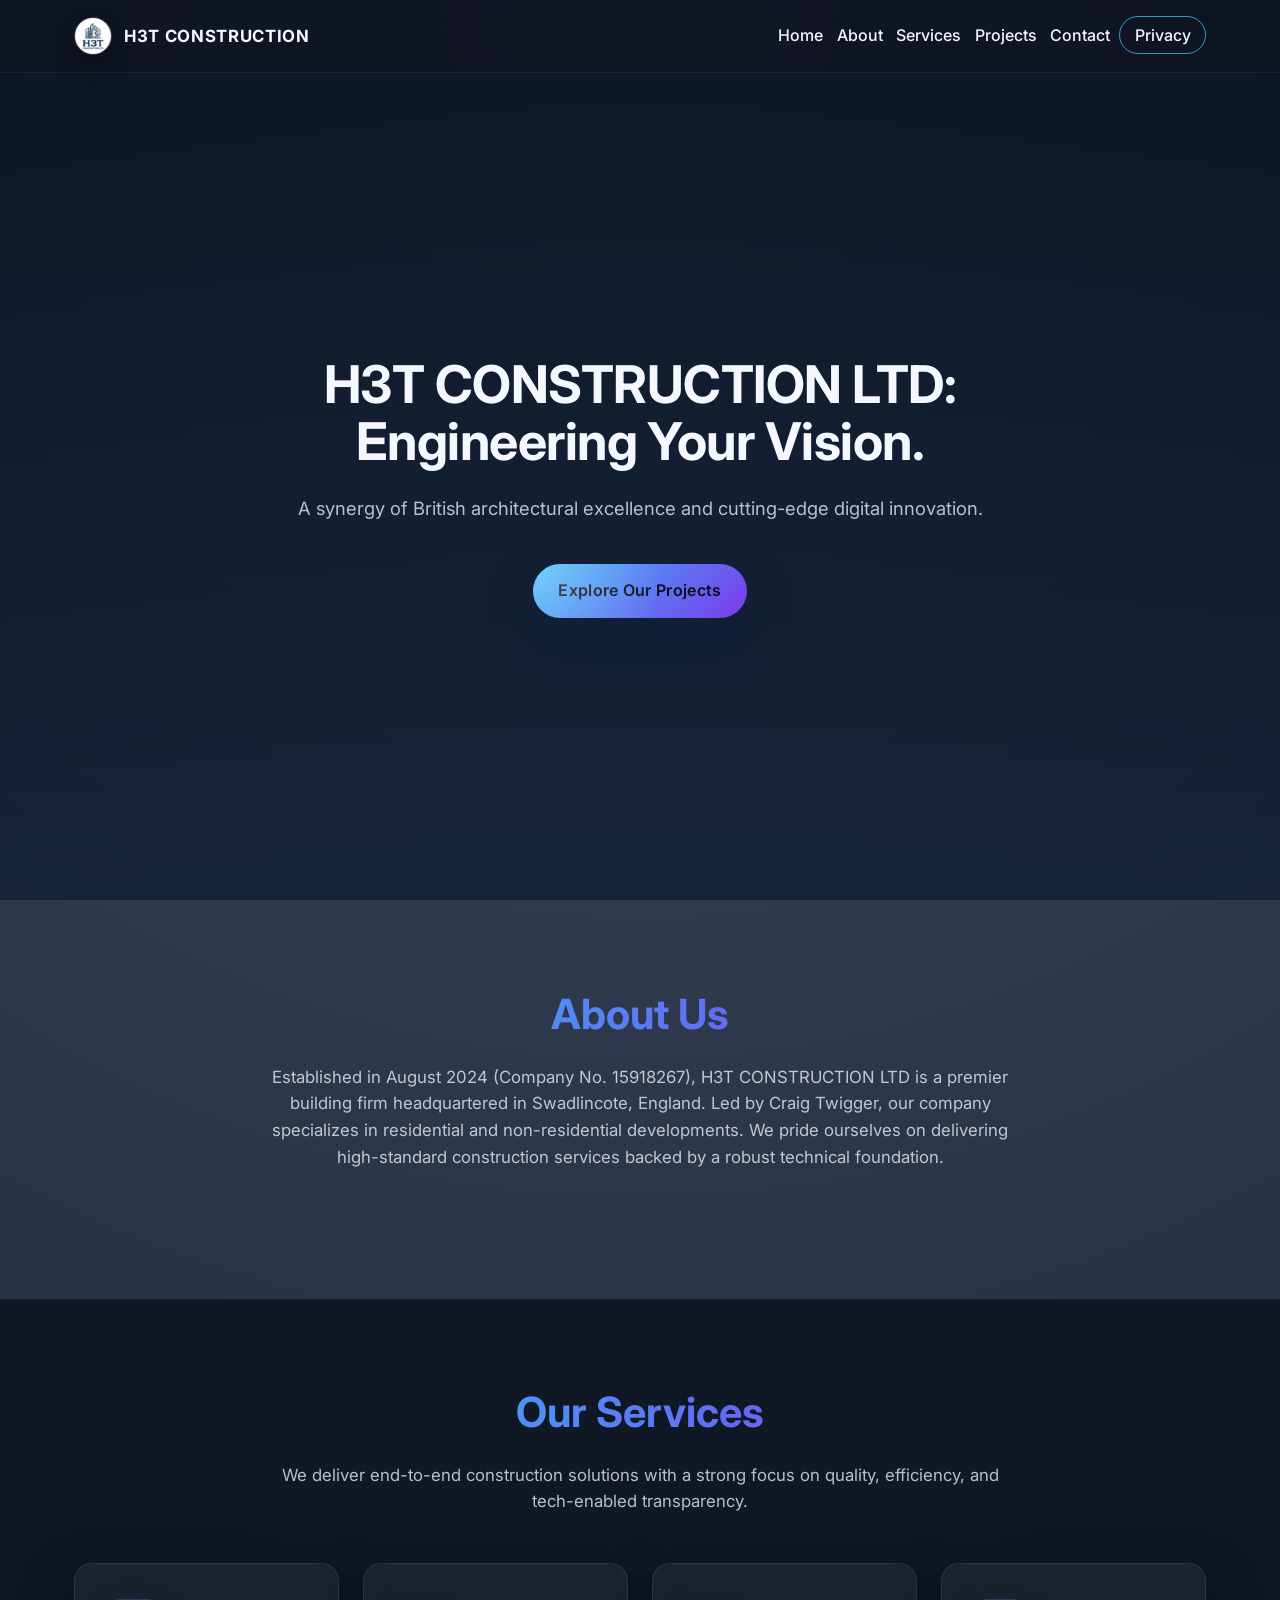
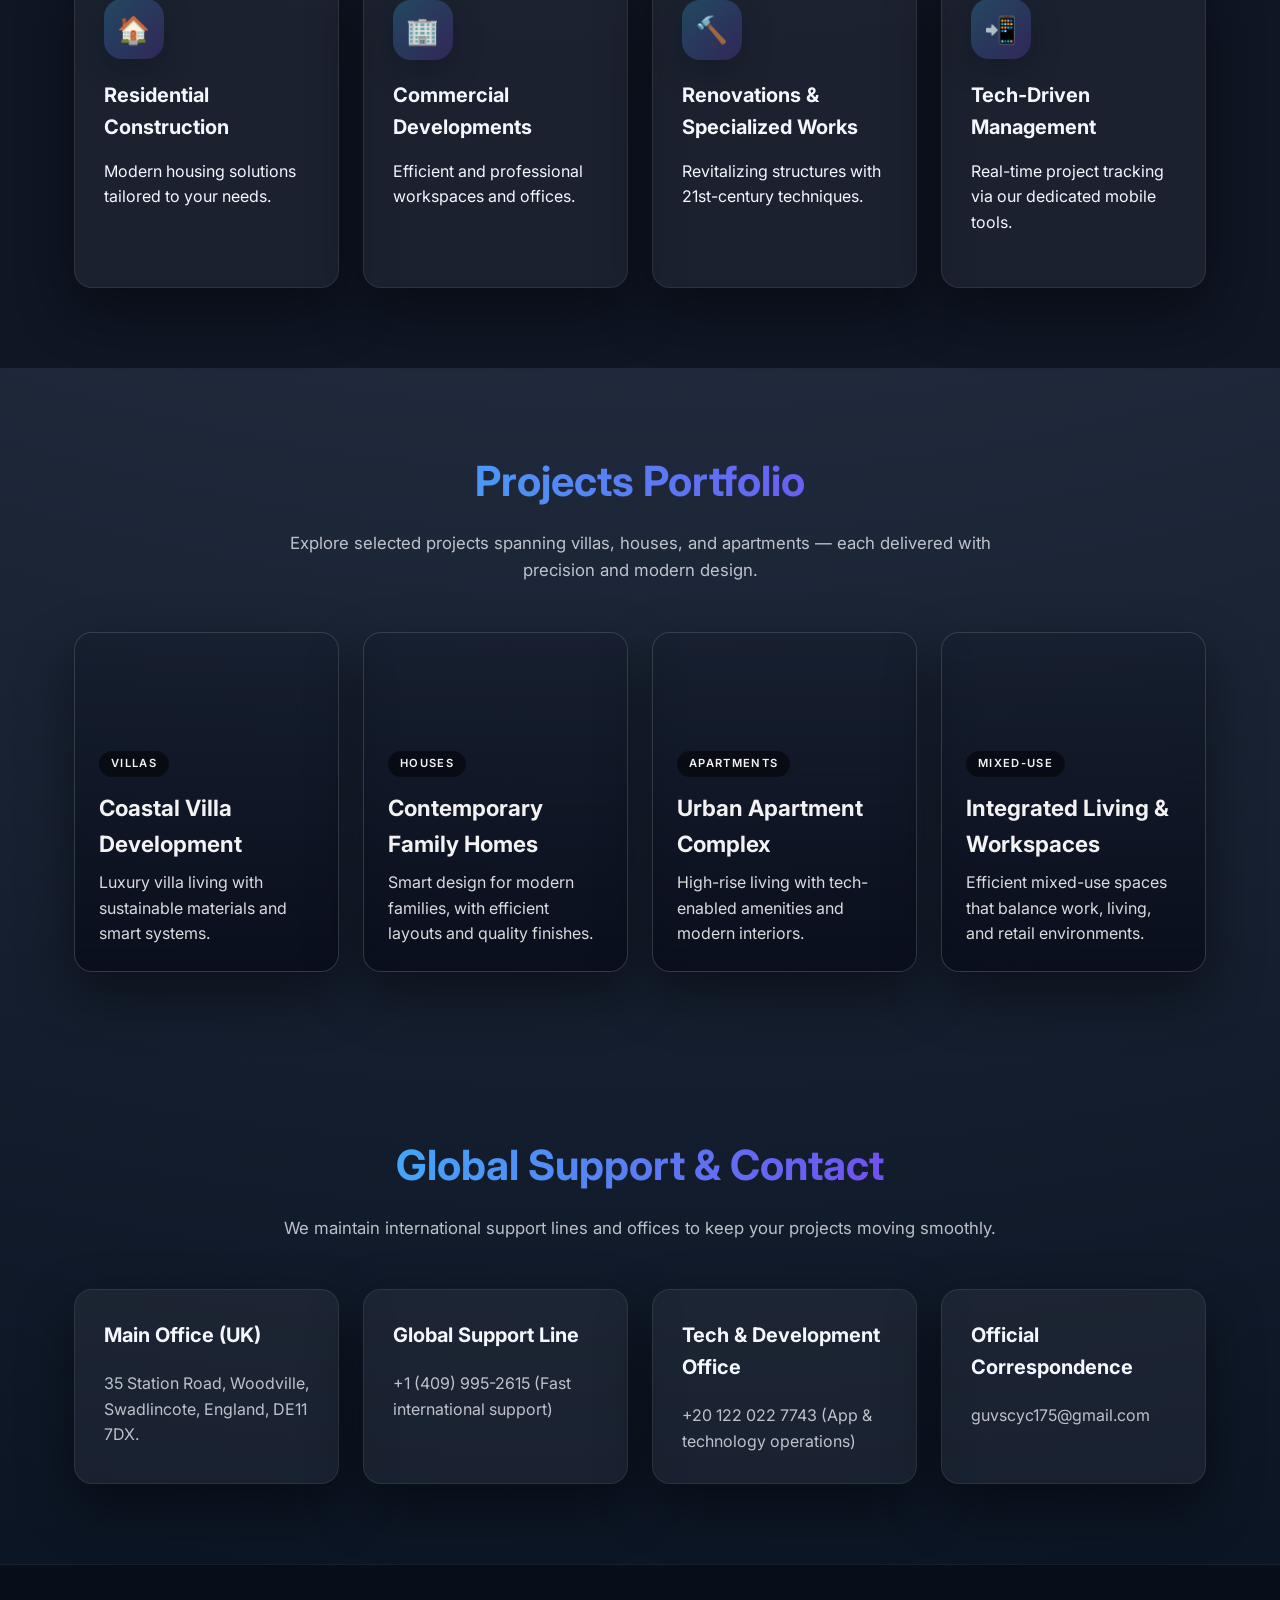
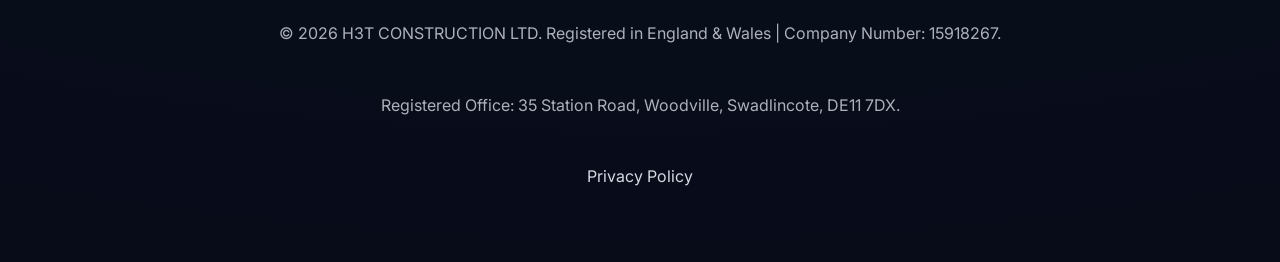
<file: index.html>
<!doctype html>
<html lang="en">
<head>
  <meta charset="utf-8">
  <meta name="viewport" content="width=device-width,initial-scale=1">
  <title>H3T Construction Ltd</title>
  <meta name="description" content="H3T Construction Ltd - British construction expertise powered by modern digital tools.">
  <link rel="preconnect" href="https://fonts.googleapis.com">
  <link rel="preconnect" href="https://fonts.gstatic.com" crossorigin>
  <link href="https://fonts.googleapis.com/css2?family=Inter:wght@400;500;600;700&display=swap" rel="stylesheet">
  <link rel="stylesheet" href="https://unpkg.com/aos@2.3.1/dist/aos.css" />
  <link rel="stylesheet" href="styles.css">
</head>
<body>
  <header class="site-header" id="top">
    <div class="container header-inner">
      <a class="brand" href="#top">
        <img class="brand-logo" src="logo.png" alt="H3T Construction logo" />
        <span class="brand-text">H3T Construction</span>
      </a>
      <button class="nav-toggle" aria-label="Toggle navigation" aria-expanded="false">
        <span class="burger"></span>
      </button>
      <nav class="primary-nav" aria-label="Main navigation">
        <a href="#hero">Home</a>
        <a href="#about">About</a>
        <a href="#services">Services</a>
        <a href="#projects">Projects</a>
        <a href="#contact">Contact</a>
        <a href="privacy.html" class="outline">Privacy</a>
      </nav>
    </div>
  </header>

  <main>
    <section class="hero" id="hero">
      <div class="hero-overlay"></div>
      <div class="container hero-content" data-aos="fade-up">
        <h1>H3T CONSTRUCTION LTD: Engineering Your Vision.</h1>
        <p class="lead">A synergy of British architectural excellence and cutting-edge digital innovation.</p>
        <a class="btn primary" href="#services">Explore Our Projects</a>
      </div>
    </section>

    <section class="section" id="about">
      <div class="container">
        <div class="section-header">
          <h2>About Us</h2>
          <p>Established in August 2024 (Company No. 15918267), H3T CONSTRUCTION LTD is a premier building firm headquartered in Swadlincote, England. Led by Craig Twigger, our company specializes in residential and non-residential developments. We pride ourselves on delivering high-standard construction services backed by a robust technical foundation.</p>
        </div>
      </div>
    </section>

      <section class="section section--alt" id="services">
      <div class="container">
        <div class="section-header">
          <h2>Our Services</h2>
          <p>We deliver end-to-end construction solutions with a strong focus on quality, efficiency, and tech-enabled transparency.</p>
        </div>
        <div class="cards">
          <article class="card" data-aos="fade-up" data-aos-delay="0">
            <div class="card-icon" aria-hidden="true">🏠</div>
            <h3>Residential Construction</h3>
            <p>Modern housing solutions tailored to your needs.</p>
          </article>
          <article class="card" data-aos="fade-up" data-aos-delay="100">
            <div class="card-icon" aria-hidden="true">🏢</div>
            <h3>Commercial Developments</h3>
            <p>Efficient and professional workspaces and offices.</p>
          </article>
          <article class="card" data-aos="fade-up" data-aos-delay="200">
            <div class="card-icon" aria-hidden="true">🔨</div>
            <h3>Renovations &amp; Specialized Works</h3>
            <p>Revitalizing structures with 21st-century techniques.</p>
          </article>
          <article class="card" data-aos="fade-up" data-aos-delay="300">
            <div class="card-icon" aria-hidden="true">📲</div>
            <h3>Tech-Driven Management</h3>
            <p>Real-time project tracking via our dedicated mobile tools.</p>
          </article>
        </div>
      </div>
    </section>

    <section class="section section--projects" id="projects">
      <div class="container">
        <div class="section-header">
          <h2>Projects Portfolio</h2>
          <p>Explore selected projects spanning villas, houses, and apartments — each delivered with precision and modern design.</p>
        </div>

        <div class="project-grid">
          <article class="project-card" data-aos="fade-up" data-aos-delay="0" style="background-image: url('https://images.unsplash.com/photo-1523206489230-c012a1b6a6c9?auto=format&fit=crop&w=1600&q=80');">
            <div class="project-content">
              <span class="project-type">Villas</span>
              <h3>Coastal Villa Development</h3>
              <p>Luxury villa living with sustainable materials and smart systems.</p>
            </div>
          </article>

          <article class="project-card" data-aos="fade-up" data-aos-delay="100" style="background-image: url('https://images.unsplash.com/photo-1600585154340-be6161a56a0c?auto=format&fit=crop&w=1600&q=80');">
            <div class="project-content">
              <span class="project-type">Houses</span>
              <h3>Contemporary Family Homes</h3>
              <p>Smart design for modern families, with efficient layouts and quality finishes.</p>
            </div>
          </article>

          <article class="project-card" data-aos="fade-up" data-aos-delay="200" style="background-image: url('https://images.unsplash.com/photo-1522708323590-d24dbb6b0267?auto=format&fit=crop&w=1600&q=80');">
            <div class="project-content">
              <span class="project-type">Apartments</span>
              <h3>Urban Apartment Complex</h3>
              <p>High-rise living with tech-enabled amenities and modern interiors.</p>
            </div>
          </article>

          <article class="project-card" data-aos="fade-up" data-aos-delay="300" style="background-image: url('https://images.unsplash.com/photo-1523217582562-09d0def993a6?auto=format&fit=crop&w=1600&q=80');">
            <div class="project-content">
              <span class="project-type">Mixed-Use</span>
              <h3>Integrated Living & Workspaces</h3>
              <p>Efficient mixed-use spaces that balance work, living, and retail environments.</p>
            </div>
          </article>
        </div>
      </div>
    </section>

    <section class="section" id="contact">
      <div class="container">
        <div class="section-header">
          <h2>Global Support &amp; Contact</h2>
          <p>We maintain international support lines and offices to keep your projects moving smoothly.</p>
        </div>

        <div class="contact-grid">
          <div class="contact-card" data-aos="fade-right">
            <h3>Main Office (UK)</h3>
            <p>35 Station Road, Woodville, Swadlincote, England, DE11 7DX.</p>
          </div>

          <div class="contact-card" data-aos="fade-left">
            <h3>Global Support Line</h3>
            <p><a href="tel:+14099952615">+1 (409) 995-2615</a> (Fast international support)</p>
          </div>

          <div class="contact-card" data-aos="fade-right">
            <h3>Tech &amp; Development Office</h3>
            <p><a href="tel:+201220227743">+20 122 022 7743</a> (App & technology operations)</p>
          </div>

          <div class="contact-card" data-aos="fade-left">
            <h3>Official Correspondence</h3>
            <p><a href="mailto:guvscyc175@gmail.com">guvscyc175@gmail.com</a></p>
          </div>
        </div>
      </div>
    </section>
  </main>

  <footer class="site-footer">
    <div class="container footer-inner">
      <p>© 2026 H3T CONSTRUCTION LTD. Registered in England &amp; Wales | Company Number: 15918267.</p>
      <p>Registered Office: 35 Station Road, Woodville, Swadlincote, DE11 7DX.</p>
      <p><a href="privacy.html">Privacy Policy</a></p>
    </div>
  </footer>

  <script src="https://unpkg.com/aos@2.3.1/dist/aos.js"></script>
  <script src="script.js"></script>
</body>
</html>
</file>
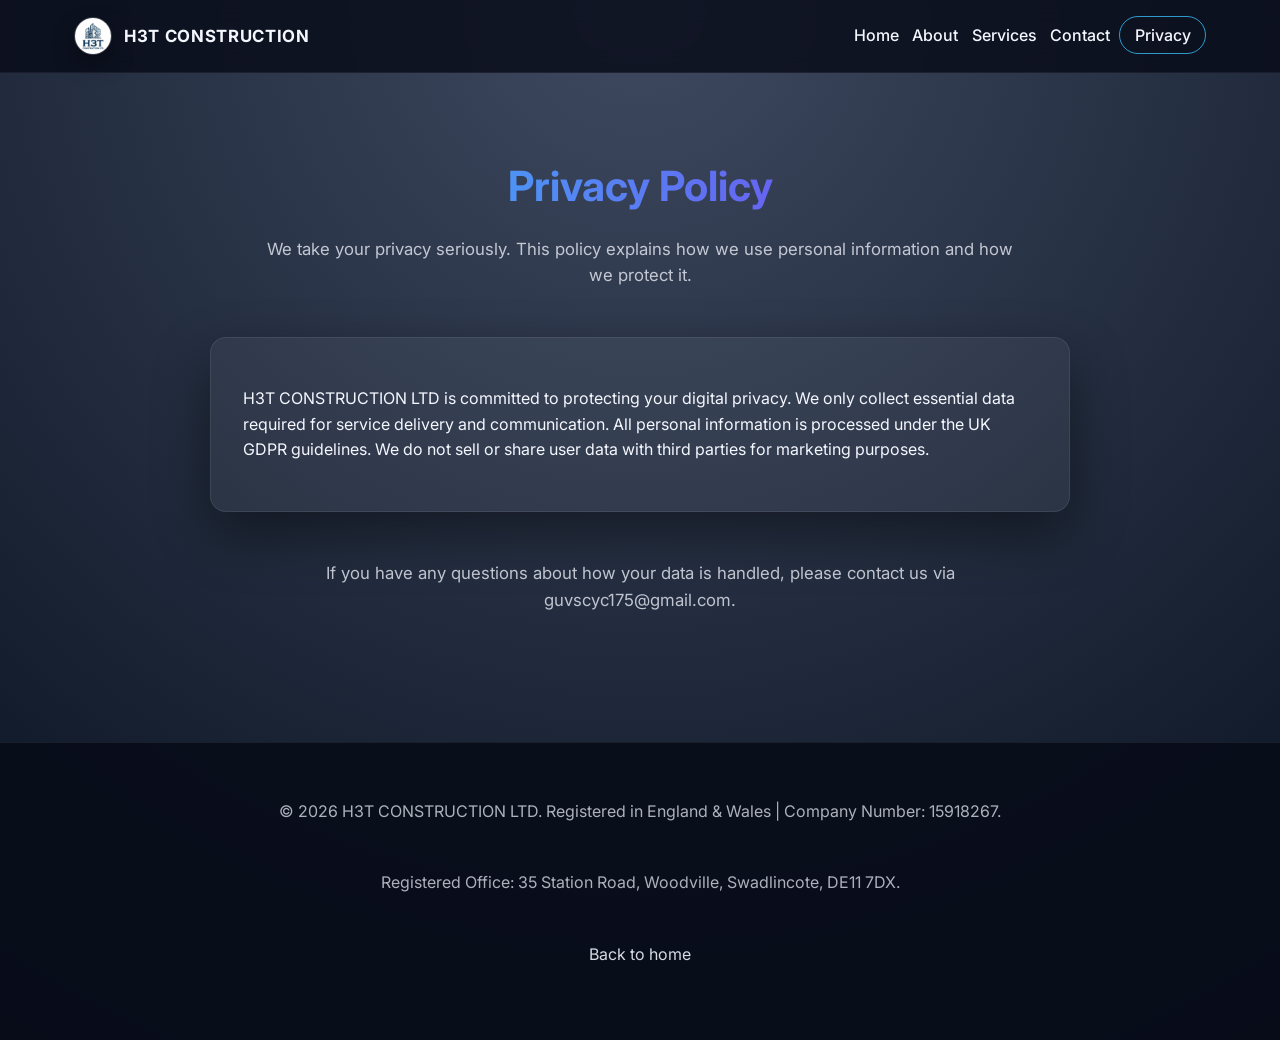
<file: privacy.html>
<!doctype html>
<html lang="en">
<head>
  <meta charset="utf-8">
  <meta name="viewport" content="width=device-width,initial-scale=1">
  <title>Privacy Policy — H3T Construction Ltd</title>
  <meta name="description" content="Privacy policy for H3T Construction Ltd.">
  <link rel="preconnect" href="https://fonts.googleapis.com">
  <link rel="preconnect" href="https://fonts.gstatic.com" crossorigin>
  <link href="https://fonts.googleapis.com/css2?family=Inter:wght@400;500;600;700&display=swap" rel="stylesheet">
  <link rel="stylesheet" href="https://unpkg.com/aos@2.3.1/dist/aos.css" />
  <link rel="stylesheet" href="styles.css">
</head>
<body>
  <header class="site-header" id="top">
    <div class="container header-inner">
      <a class="brand" href="index.html">
        <img class="brand-logo" src="logo.png" alt="H3T Construction logo" />
        <span class="brand-text">H3T Construction</span>
      </a>
      <button class="nav-toggle" aria-label="Toggle navigation" aria-expanded="false">
        <span class="burger"></span>
      </button>
      <nav class="primary-nav" aria-label="Main navigation">
        <a href="index.html#hero">Home</a>
        <a href="index.html#about">About</a>
        <a href="index.html#services">Services</a>
        <a href="index.html#contact">Contact</a>
        <a href="privacy.html" class="outline">Privacy</a>
      </nav>
    </div>
  </header>

  <main>
    <section class="section" id="privacy">
      <div class="container">
        <div class="section-header">
          <h2>Privacy Policy</h2>
          <p>We take your privacy seriously. This policy explains how we use personal information and how we protect it.</p>
        </div>

        <div class="card" style="border-radius: 16px; padding: 2rem; max-width: 860px; margin: 0 auto;">
          <p>H3T CONSTRUCTION LTD is committed to protecting your digital privacy. We only collect essential data required for service delivery and communication. All personal information is processed under the UK GDPR guidelines. We do not sell or share user data with third parties for marketing purposes.</p>
        </div>

        <div class="section-header" style="margin-top: 3rem;">
          <p>If you have any questions about how your data is handled, please contact us via <a href="mailto:guvscyc175@gmail.com">guvscyc175@gmail.com</a>.</p>
        </div>
      </div>
    </section>
  </main>

  <footer class="site-footer">
    <div class="container footer-inner">
      <p>© 2026 H3T CONSTRUCTION LTD. Registered in England &amp; Wales | Company Number: 15918267.</p>
      <p>Registered Office: 35 Station Road, Woodville, Swadlincote, DE11 7DX.</p>
      <p><a href="index.html">Back to home</a></p>
    </div>
  </footer>

  <script src="https://unpkg.com/aos@2.3.1/dist/aos.js"></script>
  <script src="script.js"></script>
</body>
</html>
</file>
<file: styles.css>
:root {
  --bg: #07101e;
  --bg-alt: #0c1b34;
  --text: #f5f7ff;
  --muted: rgba(245, 247, 255, 0.75);
  --primary: #38bdf8;
  --primary-2: #0ea5e9;
  --accent: #7c3aed;
  --surface: rgba(255, 255, 255, 0.06);
  --shadow: 0 22px 55px rgba(0, 0, 0, 0.45);
  --radius: 18px;
  --max: 1180px;
  --transition: 260ms ease;
  --font: "Inter", system-ui, -apple-system, BlinkMacSystemFont, "Segoe UI", sans-serif;
}

* {
  box-sizing: border-box;
}

html {
  scroll-behavior: smooth;
}

body {
  margin: 0;
  font-family: var(--font);
  background: radial-gradient(circle at top, rgba(36, 48, 74, 0.88), var(--bg));
  color: var(--text);
  line-height: 1.6;
}

a {
  color: inherit;
  text-decoration: none;
}

a:hover {
  text-decoration: underline;
}

.container {
  width: min(100%, var(--max));
  padding: 0 1.5rem;
  margin: 0 auto;
}

.site-header {
  position: sticky;
  top: 0;
  z-index: 100;
  background: rgba(8, 12, 25, 0.82);
  backdrop-filter: blur(10px);
  border-bottom: 1px solid rgba(255, 255, 255, 0.06);
}

.header-inner {
  display: flex;
  align-items: center;
  justify-content: space-between;
  height: 72px;
}

.brand {
  display: inline-flex;
  align-items: center;
  gap: 0.75rem;
  font-weight: 700;
  letter-spacing: 0.04em;
  font-size: 1.05rem;
  text-transform: uppercase;
}

.brand-logo {
  width: 38px;
  height: 38px;
  border-radius: 50%;
  object-fit: cover;
  box-shadow: 0 10px 22px rgba(0, 0, 0, 0.35);
  border: 1px solid rgba(255, 255, 255, 0.18);
}

.brand-text {
  display: inline-block;
  vertical-align: middle;
}

.primary-nav a {
  padding: 0.65rem 0.3rem;
  border-radius: 999px;
  font-weight: 500;
  transition: background var(--transition), transform var(--transition);
}

.primary-nav a:hover {
  background: rgba(255, 255, 255, 0.1);
  transform: translateY(-1px);
}

.primary-nav a.outline {
  border: 1px solid rgba(56, 189, 248, 0.8);
  padding: 0.5rem 0.9rem;
}

.nav-toggle {
  display: none;
  border: 0;
  background: transparent;
  cursor: pointer;
  padding: 0.5rem;
}

.burger,
.burger::before,
.burger::after {
  content: "";
  display: block;
  width: 22px;
  height: 2px;
  border-radius: 999px;
  background: var(--text);
  transition: transform var(--transition), opacity var(--transition);
}

.burger::before {
  transform: translateY(-6px);
}

.burger::after {
  transform: translateY(4px);
}

.hero {
  position: relative;
  min-height: calc(100vh - 72px);
  display: flex;
  align-items: center;
  justify-content: center;
  text-align: center;
  background: linear-gradient(180deg, rgba(7, 16, 30, 0.88), rgba(12, 27, 52, 0.72)), url('https://images.unsplash.com/photo-1523240795612-9a054b0db644?auto=format&fit=crop&w=1920&q=80') center/cover no-repeat;
  background-attachment: fixed;
}

.hero-content {
  position: relative;
  z-index: 1;
  max-width: 760px;
  padding: 4rem 1rem;
}

.hero h1 {
  font-size: clamp(2.2rem, 5vw, 3.25rem);
  margin: 0;
  letter-spacing: -0.01em;
  line-height: 1.1;
}

.lead {
  margin: 1.5rem 0 2.5rem;
  font-size: 1.15rem;
  color: var(--muted);
}

.btn {
  display: inline-flex;
  align-items: center;
  gap: 0.5rem;
  border-radius: 999px;
  padding: 0.9rem 1.6rem;
  font-weight: 600;
  letter-spacing: 0.02em;
  box-shadow: 0 20px 45px rgba(4, 30, 50, 0.45);
  transition: transform var(--transition), box-shadow var(--transition);
}

.btn.primary {
  background: linear-gradient(135deg, var(--primary), var(--accent));
  color: #0b0f1e;
  box-shadow: 0 22px 45px rgba(8, 32, 60, 0.45);
  position: relative;
  overflow: hidden;
}

.btn.primary::after {
  content: "";
  position: absolute;
  inset: 0;
  background: radial-gradient(circle at top left, rgba(255, 255, 255, 0.35), transparent 60%);
  opacity: 0.85;
  transition: opacity var(--transition);
}

.btn.primary:hover {
  transform: translateY(-2px);
  box-shadow: 0 28px 55px rgba(8, 32, 60, 0.65);
}

.btn.primary:hover::after {
  opacity: 1;
}

.section {
  padding: 5rem 0;
}

.section--alt {
  background: rgba(14, 20, 34, 0.9);
}

.section-header {
  max-width: 760px;
  margin: 0 auto 3rem;
  text-align: center;
}

.section-header h2 {
  margin: 0;
  font-size: clamp(1.9rem, 4vw, 2.6rem);
  background: linear-gradient(90deg, var(--primary), var(--accent));
  -webkit-background-clip: text;
  background-clip: text;
  -webkit-text-fill-color: transparent;
  color: transparent;
}

.section-header p {
  margin: 1rem 0 0;
  color: var(--muted);
  font-size: 1.05rem;
}

.cards {
  display: grid;
  grid-template-columns: repeat(auto-fit, minmax(240px, 1fr));
  gap: 1.5rem;
}

.card {
  background: rgba(255, 255, 255, 0.05);
  border: 1px solid rgba(255, 255, 255, 0.08);
  border-radius: var(--radius);
  padding: 2.2rem 1.8rem;
  box-shadow: var(--shadow);
  transition: transform var(--transition), border-color var(--transition);
}

.card:hover {
  transform: translateY(-6px);
  border-color: rgba(56, 189, 248, 0.55);
}

.card-icon {
  width: 60px;
  height: 60px;
  display: grid;
  place-items: center;
  background: linear-gradient(135deg, rgba(56, 189, 248, 0.25), rgba(124, 58, 237, 0.22));
  border-radius: 18px;
  font-size: 1.65rem;
  margin-bottom: 1.2rem;
  box-shadow: 0 10px 30px rgba(8, 12, 25, 0.3);
  transition: transform var(--transition), box-shadow var(--transition);
}

.card:hover .card-icon {
  transform: translateY(-4px);
  box-shadow: 0 14px 22px rgba(8, 12, 25, 0.4);
}

.card h3 {
  margin: 0 0 0.8rem;
  font-size: 1.25rem;
}

.project-grid {
  display: grid;
  grid-template-columns: repeat(auto-fit, minmax(260px, 1fr));
  gap: 1.5rem;
}

.project-card {
  position: relative;
  border-radius: var(--radius);
  overflow: hidden;
  min-height: 340px;
  background-size: cover;
  background-position: center;
  border: 1px solid rgba(255, 255, 255, 0.12);
  box-shadow: var(--shadow);
  transition: transform var(--transition), box-shadow var(--transition);
}

.project-card::before {
  content: "";
  position: absolute;
  inset: 0;
  background: linear-gradient(to top, rgba(8, 12, 25, 0.82), rgba(8, 12, 25, 0.18));
}

.project-card:hover {
  transform: translateY(-8px);
  box-shadow: 0 28px 55px rgba(0, 0, 0, 0.55);
}

.project-content {
  position: absolute;
  bottom: 1.5rem;
  left: 1.5rem;
  right: 1.5rem;
  z-index: 1;
  color: rgba(255, 255, 255, 0.95);
}

.project-type {
  display: inline-block;
  padding: 0.25rem 0.75rem;
  border-radius: 999px;
  background: rgba(0, 0, 0, 0.5);
  text-transform: uppercase;
  letter-spacing: 0.12em;
  font-size: 0.7rem;
  font-weight: 600;
}

.project-content h3 {
  margin: 0.85rem 0 0.55rem;
  font-size: 1.4rem;
}

.project-content p {
  margin: 0;
  color: rgba(255, 255, 255, 0.85);
}

.contact-grid {
  display: grid;
  grid-template-columns: repeat(auto-fit, minmax(240px, 1fr));
  gap: 1.5rem;
}

.contact-card {
  padding: 1.8rem;
  border-radius: var(--radius);
  border: 1px solid rgba(255, 255, 255, 0.08);
  background: rgba(255, 255, 255, 0.05);
  box-shadow: var(--shadow);
}

.contact-card h3 {
  margin-top: 0;
  font-size: 1.25rem;
}

.contact-card p {
  margin: 0.65rem 0 0;
  color: var(--muted);
}

.site-footer {
  padding: 2.5rem 0 3.5rem;
  background: rgba(8, 12, 25, 0.92);
  border-top: 1px solid rgba(255, 255, 255, 0.07);
}

.footer-inner {
  display: grid;
  gap: 0.875rem;
  justify-items: center;
  text-align: center;
  color: rgba(244, 246, 255, 0.7);
}

.footer-inner a {
  color: rgba(244, 246, 255, 0.88);
}

@media (max-width: 880px) {
  .header-inner {
    height: 64px;
  }

  .primary-nav {
    position: fixed;
    inset: 64px 0 0 0;
    flex-direction: column;
    gap: 0;
    padding: 1.2rem 1.5rem;
    background: rgba(8, 12, 25, 0.98);
    transform: translateY(-100%);
    transition: transform var(--transition);
  }

  .primary-nav a {
    width: 100%;
    padding: 0.95rem 0;
    border-radius: 12px;
  }

  .primary-nav.open {
    transform: translateY(0);
  }

  .nav-toggle {
    display: inline-flex;
  }

  .hero {
    min-height: calc(100vh - 64px);
  }
}

@media (prefers-reduced-motion: reduce) {
  * {
    scroll-behavior: auto;
    animation-duration: 0ms !important;
    transition-duration: 0ms !important;
  }
}
</file>
